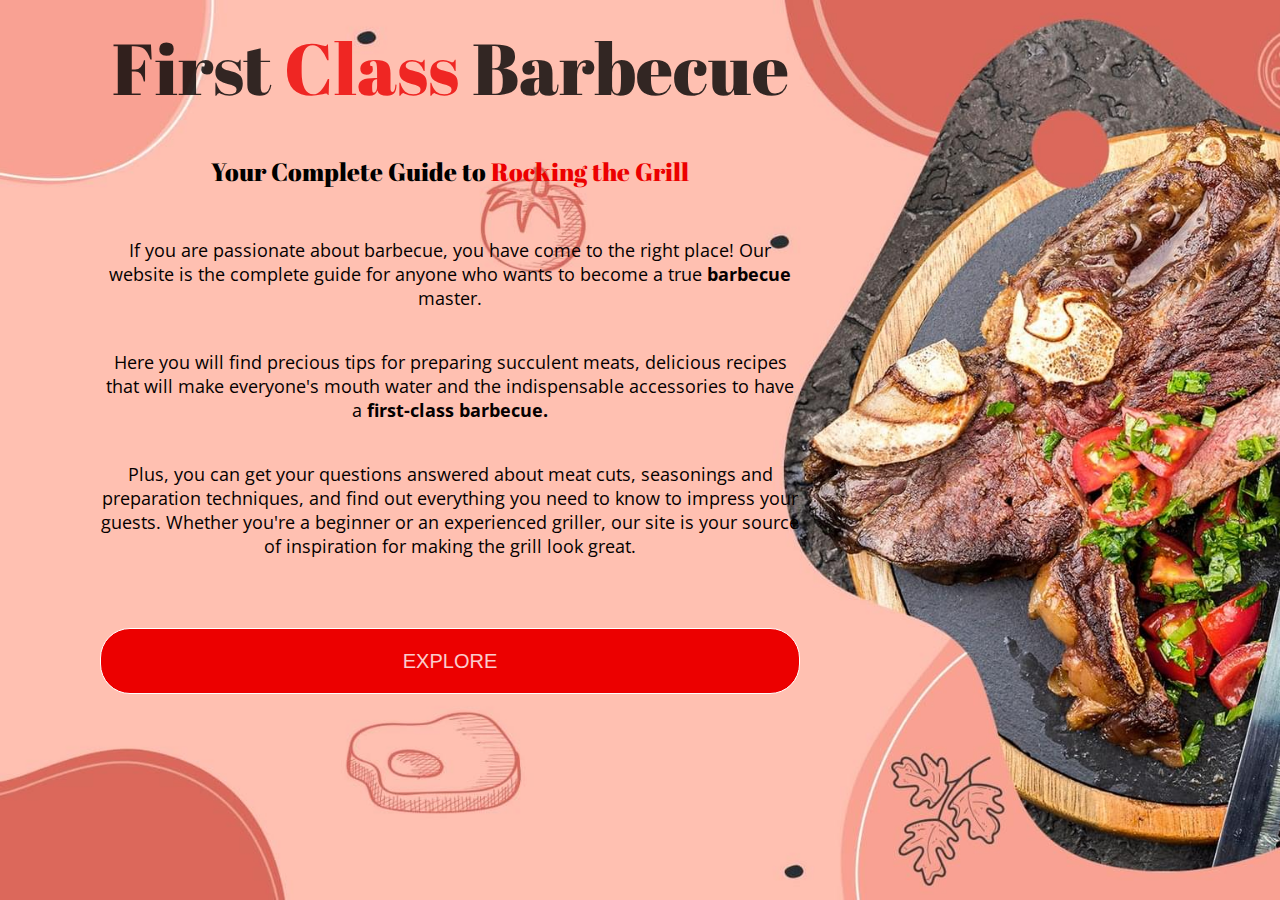
<file: FirstClassBarbecue/index.html>
<!DOCTYPE html>
<html lang="pt-br">
<head>

    <link rel="preconnect" href="https://fonts.googleapis.com">
    <link rel="preconnect" href="https://fonts.gstatic.com" crossorigin>
    
    <meta charset="UTF-8">
    <meta http-equiv="X-UA-Compatible" content="IE=edge">
    <meta name="viewport" content="width=device-width, initial-scale=1.0">

    <link href="https://fonts.googleapis.com/css2?family=Abril+Fatface&family=Montserrat:wght@400;700&family=Open+Sans&display=swap" rel="stylesheet">

    <link rel="stylesheet" href="style.css">

    <title>Barbecue</title>
</head>
<body>

    <main>
        <h1>First <span>Class</span> Barbecue</h1>

        <h3>Your Complete Guide to <span>Rocking the Grill </span></h3>

        <p>If you are passionate about barbecue, you have come to the right place! Our website is the complete guide for anyone who wants to become a true <strong> barbecue</strong> master. </p>
            
        <p>Here you will find precious tips for preparing succulent meats, delicious recipes that will make everyone's mouth water and the indispensable accessories to have a  <strong>first-class barbecue.</strong></p>

        <p>Plus, you can get your questions answered about meat cuts, seasonings and preparation techniques, and find out everything you need to know to impress your guests. Whether you're a beginner or an experienced griller, our site is your source of inspiration for making the grill look great.</p>

        <div class="buttom">
            <button> <a href="#">Explore</a></button>
        </div>

    </main>
    
</body>
</html>
</file>
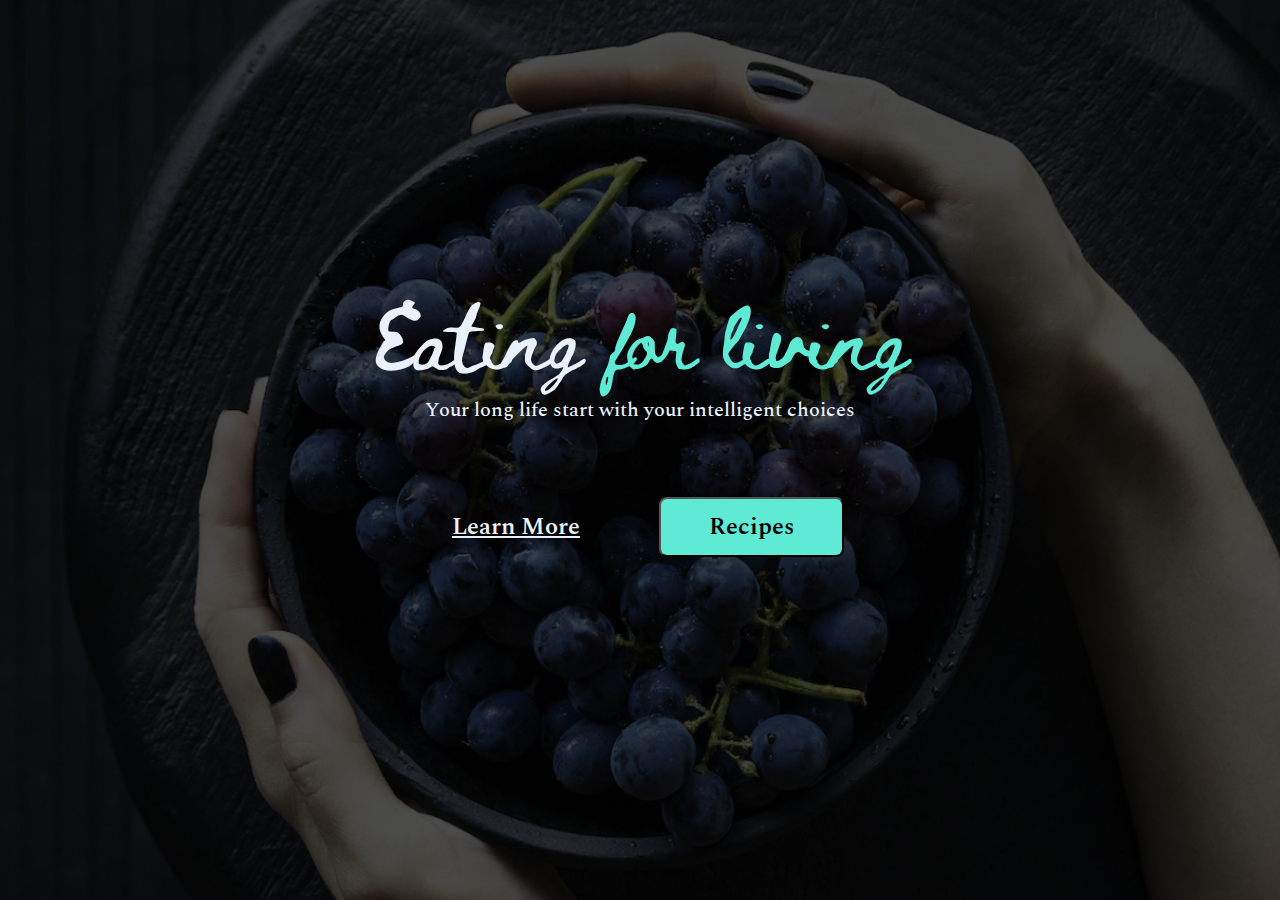
<file: HealthyRecipesLp/index.html>
<!DOCTYPE html>
<html lang="pt-br">
<head>

    <link rel="preconnect" href="https://fonts.googleapis.com">
    <link rel="preconnect" href="https://fonts.gstatic.com" crossorigin>
    
    <meta charset="UTF-8">
    <meta name="viewport" content="width=device-width, initial-scale=1.0">
    
    <link href="https://fonts.googleapis.com/css2?family=Beth+Ellen&family=Spectral:wght@500;600&display=swap" rel="stylesheet">
    
    <link rel="stylesheet" href="style.css">

  <title>Healthy Recipes</title>
</head>
<body>
  <main>

    <h1>Eating <span>for living</span></h1>
    <p>Your long life start with  your intelligent choices</p>
  
    <a href="#">Learn More</a>
    <button>
      <a href="#" class="btn-recipes"> Recipes </a>
    </button>
  
  </main>
  
</body>
</html>
</file>
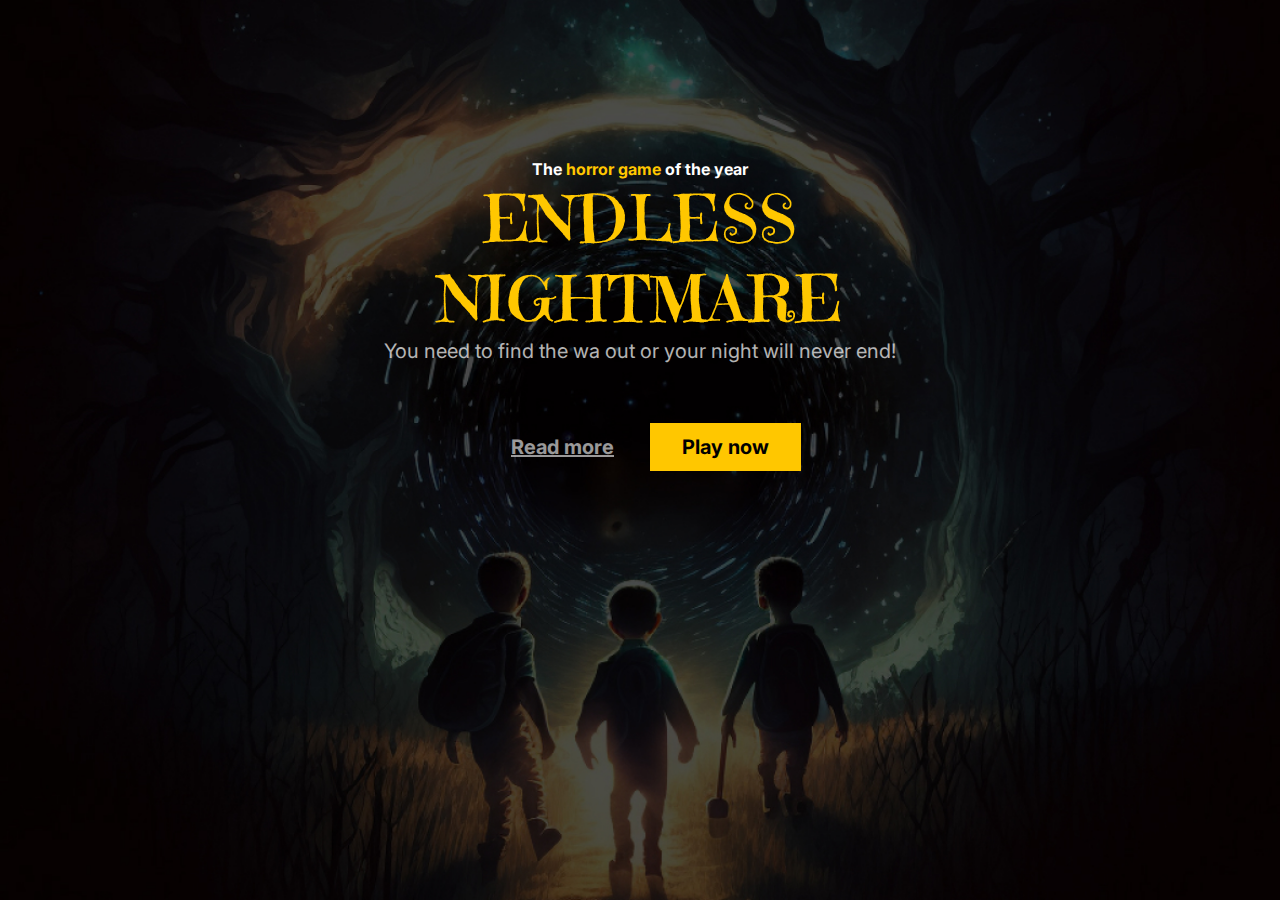
<file: HorrorGameLP/index.html>
<!DOCTYPE html>
<html lang="pt-br">
<head>
    <link rel="preconnect" href="https://fonts.googleapis.com">
    <link rel="preconnect" href="https://fonts.gstatic.com" crossorigin>
    <meta charset="UTF-8">
    <meta name="viewport" content="width=device-width, initial-scale=1.0">
    
    <link href="https://fonts.googleapis.com/css2?family=Emilys+Candy&family=Inter:wght@400;700&display=swap" rel="stylesheet">
    
    <link rel="stylesheet" href="style.css">
    
    <title>Horror Game LP</title>
</head>
<body>
    
    <main>
        <h3>The <span>horror game</span> of the year</h3>
        <h1>Endless <br> Nightmare</h1>

        <p>You need to find the wa out or your night will never end!</p>

        <a href="#">Read more</a>
        <a href="#" class="btn-primary">Play now</a>
    </main>

</body>
</html>
</file>
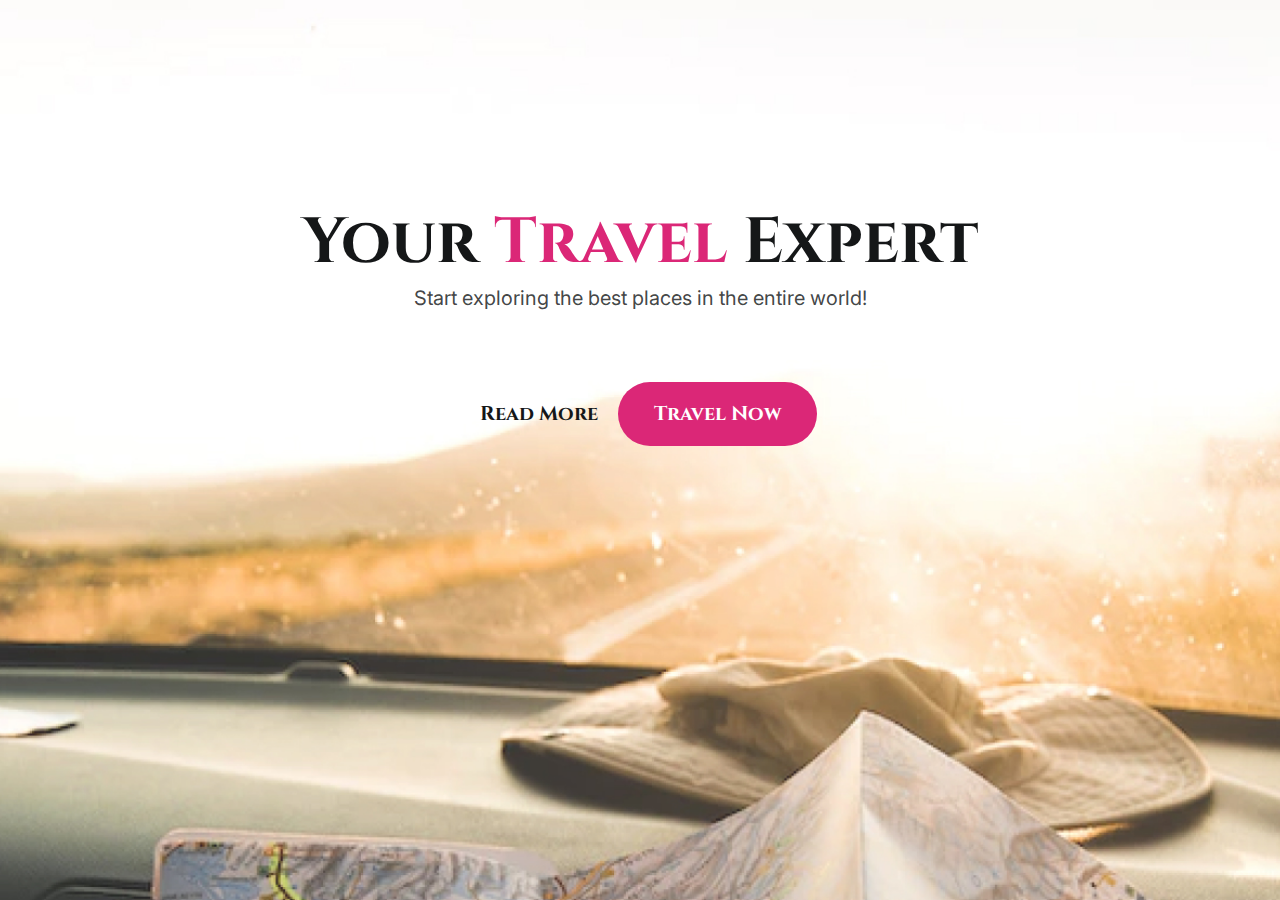
<file: TravelExpert/index.html>
<!DOCTYPE html>
<html lang="pt-br">
<head>

  <link rel="preconnect" href="https://fonts.googleapis.com">
  <link rel="preconnect" href="https://fonts.gstatic.com" crossorigin>
  <meta charset="UTF-8">
  <meta name="viewport" content="width=device-width, initial-scale=1.0">
  
  <link href="https://fonts.googleapis.com/css2?family=Cinzel:wght@700&family=Inter&display=swap" rel="stylesheet">

  <link rel="stylesheet" href="style.css">

  <title>Travel Expert</title>
</head>
<body>
  <main>

    <h1>Your <span>Travel</span> Expert</h1>
    <p>Start exploring the best places in the entire world!</p>
  
    <a href="#"> Read More</a>
    <button>
      <a href="#" class="btn-travel"> Travel Now</a>
    </button>
  
  </main>
  
</body>
</html>
</file>
<file: FirstClassBarbecue/style.css>
*{
    margin: 0;
    padding: 0;

    box-sizing: border-box;

    -webkit-font-smoothing: antialiased;
    -moz-osx-font-smoothing: grayscale;
}

body {

    background-image: url(./assets/background-image.jpg);

    background-size: cover;
    background-repeat: no-repeat;
    background-position: center;

    height: 100vh;

    font-family: 'Open Sans', sans-serif;
}

main{
    text-align: center;
    justify-content: center;
    width: 800px;

    margin-left: 50px;

    padding: 30px;

}

h1{
    font-family: 'Abril Fatface', cursive;

    font-size: 72px;
    font-style: normal;
    line-height: 35px;
    font-weight: 500;

    text-align: center;

    margin-bottom: 50px;
    padding: 20px;

    opacity: 0.8;
}

span{
    color: #ec0000;
}

h3{
    font-family: 'Abril Fatface';
    font-weight: 400;
    font-size: 25px;

    text-align: center;
    margin-bottom: 30px;

}

p{

    font-size: 18px;
    color: #050000;
    font-weight: 400;
    line-height: 24px;
    padding: 20px;

    text-align: center;

}

button{

    margin-top: 50px;

    width: 700px;
    align-items: center;
    padding: 16px 32px;

    background: #ec0000;
    border-radius: 30px;

    text-transform: uppercase;

    border: 1px solid #ffffff;
}

a{
    text-decoration: none;
    color: #ffffff;
    font-size: 20px;
    line-height: 32px;
    font-style: normal;
    opacity: 0.8;
}

a:hover{
    color: #000000;
}
</file>
<file: HealthyRecipesLp/style.css>
*{
    margin: 0;
    padding: 0;
    box-sizing: border-box;

    -webkit-font-smoothing: antialiased;
    -moz-osx-font-smoothing: grayscale;
}

body {
    background-image: url(./assets/background-image.jpg);
    background-size: cover;
    background-repeat: no-repeat;
    background-position: center;

    padding: 275px;

    height: 100vh;

    text-align: center;

    font-family: 'Spectral', serif;

}

h1{
    font-family: 'Beth Ellen';
    font-style: normal;
    font-weight: 400;
    font-size: 64px;
    line-height: 120px;
    
    color: #EBF1FB;
}

span{
    color: #5EEAD4;
}

p{
    font-style: normal;
    font-weight: 500;
    font-size: 20px;
    line-height: 30px;
    text-align: center;

    color: #EBF1FB;

    margin-bottom: 72px;

    opacity: 1;
}

/* Links */

a{
    font-family: 'Spectral', serif;
    font-weight: 600;
    font-size: 24px;
    line-height: 24px;

    text-align: center;
    text-decoration-line: underline;

    color: #EBF1FB;

    padding: 16px;

}

button{
    text-align: center;
    margin-left: 59px;
    padding: 16px 32px;

    background: #5EEAD4;
    border-radius: 8px;
}

.btn-recipes{
    color: #000000;
    list-style: none;
    text-decoration: none;
    font-weight: 600;
    font-size: 24px;
    line-height: 24px;
}
</file>
<file: HorrorGameLP/style.css>
* {
    margin: 0;
    padding: 0;
    box-sizing: border-box;

    -webkit-font-smoothing: antialiased;
    -moz-osx-font-smoothing: grayscale;
}

body{
    background-image: url(./assets/background-image.jpg);
    text-align: center;
    padding-top: 160px;
    background-size: cover;
    background-repeat: no-repeat;
    background-position: center;
    height: 100vh;

    font-family: 'Inter', sans-serif;

}

h3{
    font-size: 16px;
    line-height: 19px;
    color: #ffffff;
}

h3 span{
    color: #FFC700;
}

h1{
    font-family: 'Emilys Candy', cursive;
    color: #FFC700;

    text-transform: uppercase;
    
    font-weight: 400;
    font-size: 64px;
    line-height: 80px;
}

p{
    font-size: 20px;
    line-height: 24px;
    margin-bottom: 72px;
    color: #ffffff;
    opacity: .7;
}

a {
    padding: 12px 32px;
    font-weight: 700;
    font-size: 20px;
    line-height: 24px;
    color: #ffffff;
    opacity: .6;
}

a:hover,
.btn-primary{
    text-decoration: none;
    color: #000000;
    background-color: #FFC700;
    opacity: 1;
}
</file>
<file: TravelExpert/style.css>
*{
    margin: 0;
    padding: 0;
    box-sizing: border-box;

    -webkit-font-smoothing: antialiased;
    -moz-osx-font-smoothing: grayscale;
}

body {
    background-image: url(./assets/background-image.jpg);
    background-size: cover;
    background-repeat: no-repeat;
    background-position: center;

    padding: 200px;

    height: 100vh;

    text-align: center;

    font-family: 'Inter', sans-serif;

}

h1{
    font-family: 'Cinzel', serif;
    font-weight: 700;
    font-size: 64px;
    line-height: 86px;
    text-align: center;

    color: #151718;

    align-items: center;

}

span{
    color: #DB2777;
}

p{
    font-weight: 400;
    font-size: 20px;
    line-height: 24px;
    
    opacity: 1;

    margin-bottom: 72px;

    color: rgba(44, 46, 47, 0.9);
}

/* Links */

a{
    font-family: 'Cinzel';
    font-style: normal;
    font-weight: 700;
    font-size: 20px;
    line-height: 24px;

    color: #151718;

    list-style: none;

    text-decoration: none;
    padding: 16px;

}

button{
    background: #DB2777;
    border-radius: 80px;
    padding: 20px;
    border: #DB2777;
}

.btn-travel{
    color: #ffffff;
}
</file>
